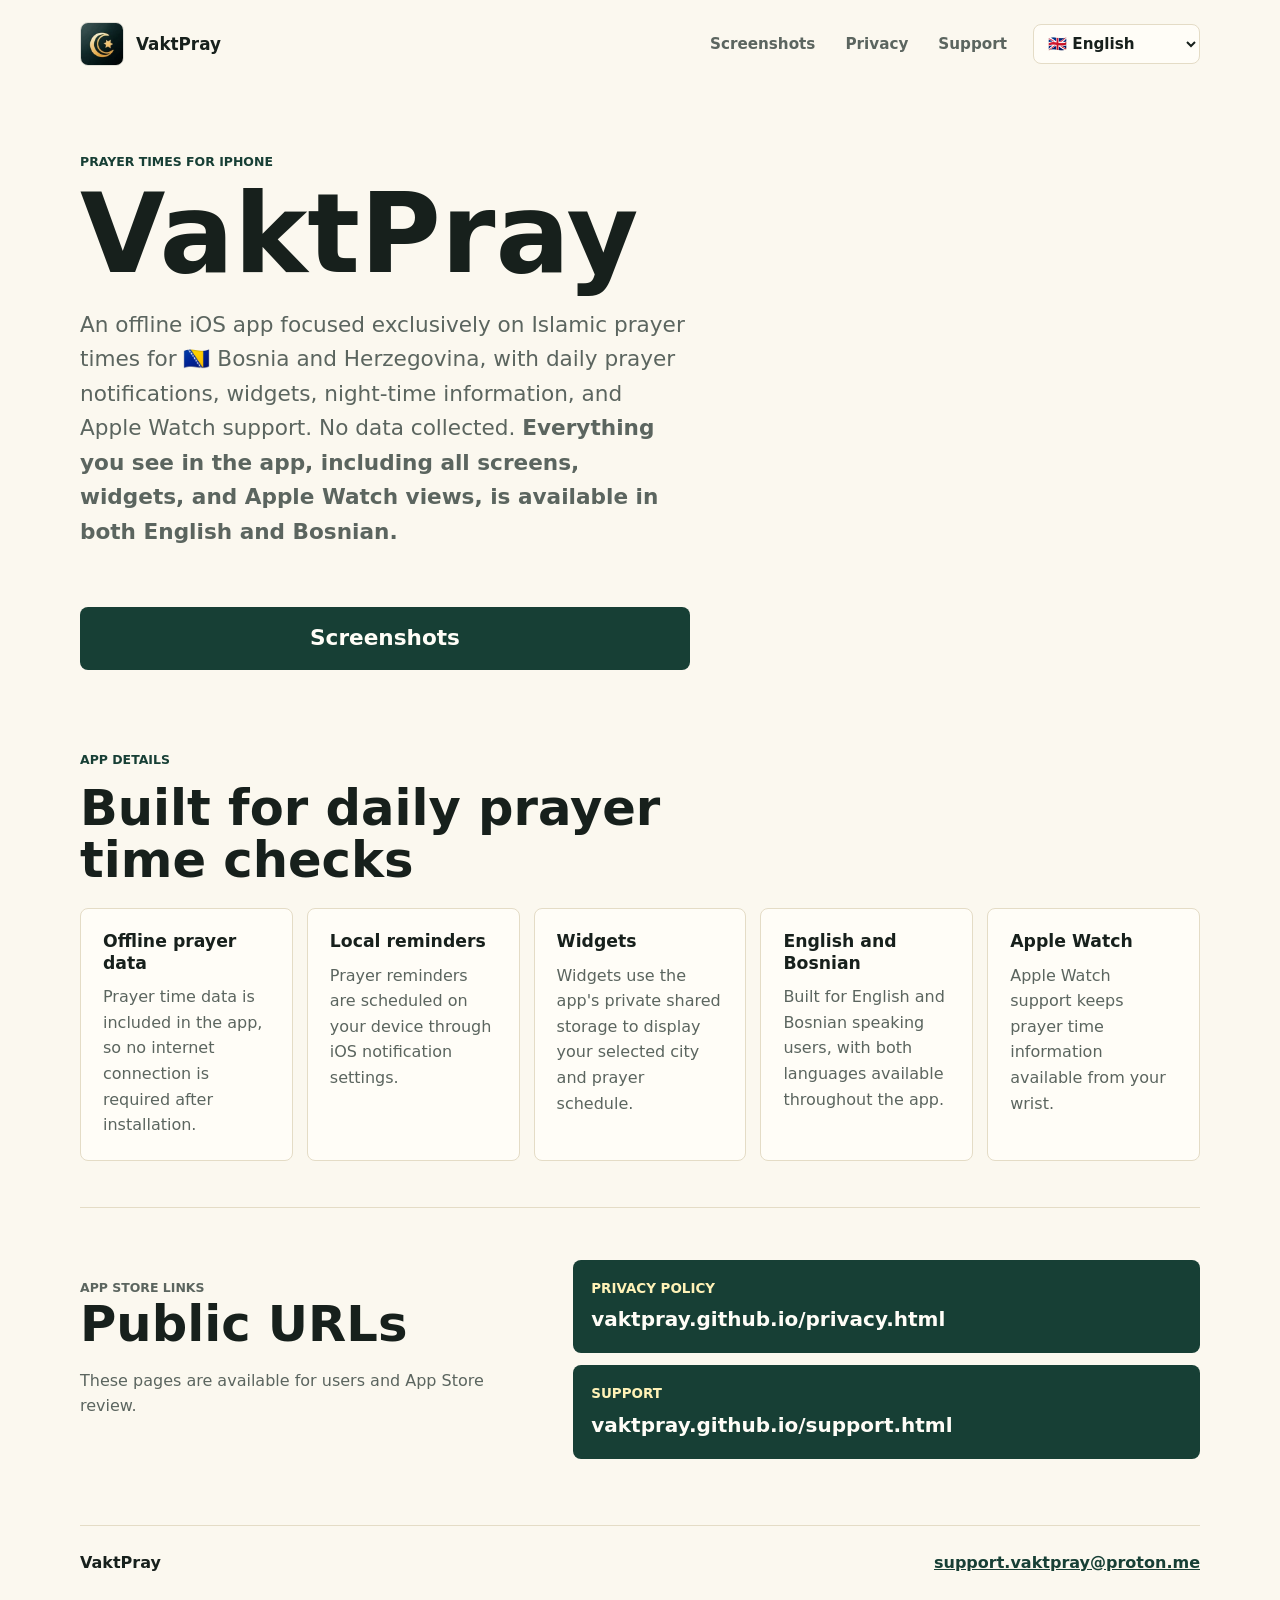
<file: index.html>
<!doctype html>
<html lang="en">
<head>
  <meta charset="utf-8">
  <meta name="viewport" content="width=device-width, initial-scale=1">
  <title>VaktPray</title>
  <meta name="description" content="VaktPray is an offline iOS app focused exclusively on Islamic prayer times for 🇧🇦 Bosnia and Herzegovina, with notifications, widgets, night-time information, and Apple Watch support.">
  <link rel="canonical" href="https://vaktpray.github.io/">
  <link rel="icon" href="assets/vaktpray-icon.jpg">
  <link rel="apple-touch-icon" href="assets/vaktpray-icon.jpg">
  <link rel="stylesheet" href="assets/styles.css">
  <script src="assets/i18n.js" defer></script>
  <script src="assets/contact.js" defer></script>
</head>
<body data-page="home">
  <header class="site-header">
    <a class="brand" href="/" aria-label="VaktPray home">
      <img src="assets/vaktpray-icon.jpg" width="44" height="44" alt="">
      <span>VaktPray</span>
    </a>
    <div class="header-actions">
      <nav aria-label="Main navigation">
        <a href="screenshots.html" data-i18n="common.screenshots">Screenshots</a>
        <a href="privacy.html" data-i18n="common.privacy">Privacy</a>
        <a href="support.html" data-i18n="common.support">Support</a>
      </nav>
      <label class="language-switch">
        <span class="visually-hidden" data-i18n="common.language">Language</span>
        <select id="language-select" aria-label="Language" data-i18n-aria-label="common.language">
          <option value="en">🇬🇧 English</option>
          <option value="bs">🇧🇦 Bosanski</option>
        </select>
      </label>
    </div>
  </header>

  <main>
    <section class="hero">
      <div class="hero-copy">
        <p class="eyebrow" data-i18n="home.heroEyebrow">Prayer times for iPhone</p>
        <h1>VaktPray</h1>
        <p class="lede">
          <span data-i18n="home.heroText">An offline iOS app focused exclusively on Islamic prayer times for 🇧🇦 Bosnia and Herzegovina, with daily prayer notifications, widgets, night-time information, and Apple Watch support. No data collected.</span>
          <strong class="lede-emphasis" data-i18n="home.languageAvailability">Everything you see in the app, including all screens, widgets, and Apple Watch views, is available in both English and Bosnian.</strong>
        </p>
      </div>
    </section>

    <section class="screenshots-cta" aria-label="Screenshots">
      <a class="screenshots-button" href="screenshots.html" data-i18n="home.screenshotsButton">Screenshots</a>
    </section>

    <section class="overview" aria-labelledby="overview-title">
      <div class="section-heading">
        <p class="eyebrow" data-i18n="home.detailsEyebrow">App Details</p>
        <h2 id="overview-title" data-i18n="home.detailsTitle">Built for daily prayer time checks</h2>
      </div>
      <div class="feature-grid">
        <article class="feature-card">
          <h3 data-i18n="home.offlineTitle">Offline prayer data</h3>
          <p data-i18n="home.offlineBody">Prayer time data is included in the app, so no internet connection is required after installation.</p>
        </article>
        <article class="feature-card">
          <h3 data-i18n="home.remindersTitle">Local reminders</h3>
          <p data-i18n="home.remindersBody">Prayer reminders are scheduled on your device through iOS notification settings.</p>
        </article>
        <article class="feature-card">
          <h3 data-i18n="home.widgetsTitle">Widgets</h3>
          <p data-i18n="home.widgetsBody">Widgets use the app's private shared storage to display your selected city and prayer schedule.</p>
        </article>
        <article class="feature-card">
          <h3 data-i18n="home.languagesTitle">English and Bosnian</h3>
          <p data-i18n="home.languagesBody">Built for English and Bosnian speaking users, with both languages available throughout the app.</p>
        </article>
        <article class="feature-card">
          <h3 data-i18n="home.watchTitle">Apple Watch</h3>
          <p data-i18n="home.watchBody">Apple Watch support keeps prayer time information available from your wrist.</p>
        </article>
      </div>
    </section>

    <section class="split-section" aria-labelledby="links-title">
      <div>
        <p class="eyebrow" data-i18n="home.linksEyebrow">App Store Links</p>
        <h2 id="links-title" data-i18n="home.linksTitle">Public URLs</h2>
        <p data-i18n="home.linksBody">These pages are available for users and App Store review.</p>
      </div>
      <div class="link-list">
        <a href="privacy.html">
          <span data-i18n="common.privacyPolicy">Privacy Policy</span>
          <strong>vaktpray.github.io/privacy.html</strong>
        </a>
        <a href="support.html">
          <span data-i18n="common.support">Support</span>
          <strong>vaktpray.github.io/support.html</strong>
        </a>
      </div>
    </section>
  </main>

  <footer class="site-footer">
    <span>VaktPray</span>
    <a class="js-support-email" href="#support-email">Show support email</a>
  </footer>
</body>
</html>
</file>
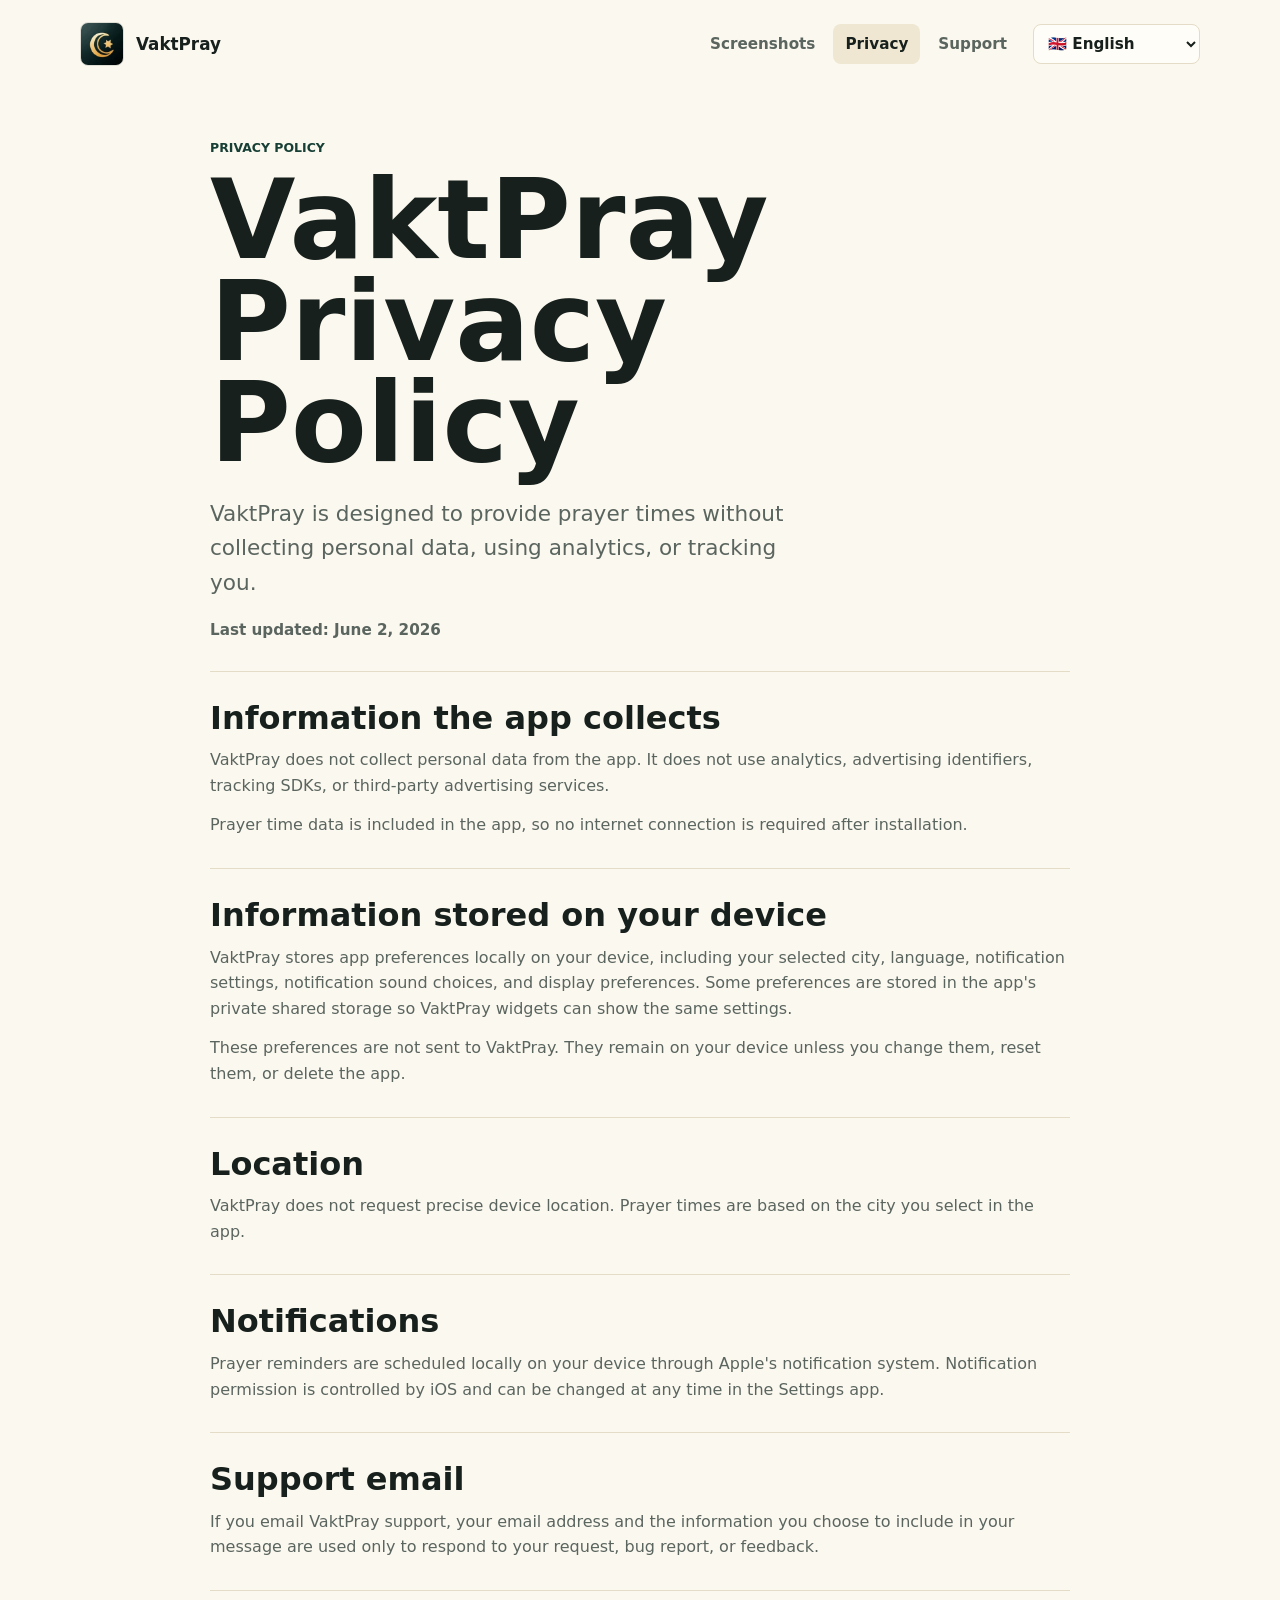
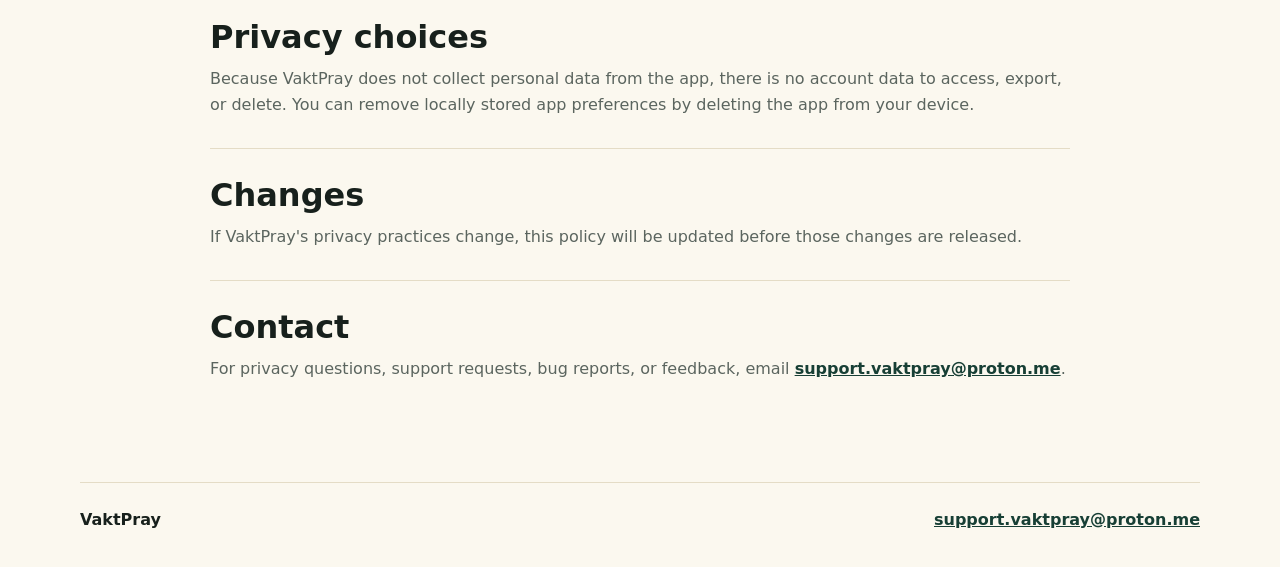
<file: privacy.html>
<!doctype html>
<html lang="en">
<head>
  <meta charset="utf-8">
  <meta name="viewport" content="width=device-width, initial-scale=1">
  <title>Privacy Policy | VaktPray</title>
  <meta name="description" content="Privacy policy for the VaktPray iOS app.">
  <link rel="canonical" href="https://vaktpray.github.io/privacy.html">
  <link rel="icon" href="assets/vaktpray-icon.jpg">
  <link rel="apple-touch-icon" href="assets/vaktpray-icon.jpg">
  <link rel="stylesheet" href="assets/styles.css">
  <script src="assets/i18n.js" defer></script>
  <script src="assets/contact.js" defer></script>
</head>
<body data-page="privacy">
  <header class="site-header">
    <a class="brand" href="/" aria-label="VaktPray home">
      <img src="assets/vaktpray-icon.jpg" width="44" height="44" alt="">
      <span>VaktPray</span>
    </a>
    <div class="header-actions">
      <nav aria-label="Main navigation">
        <a href="screenshots.html" data-i18n="common.screenshots">Screenshots</a>
        <a aria-current="page" href="privacy.html" data-i18n="common.privacy">Privacy</a>
        <a href="support.html" data-i18n="common.support">Support</a>
      </nav>
      <label class="language-switch">
        <span class="visually-hidden" data-i18n="common.language">Language</span>
        <select id="language-select" aria-label="Language" data-i18n-aria-label="common.language">
          <option value="en">🇬🇧 English</option>
          <option value="bs">🇧🇦 Bosanski</option>
        </select>
      </label>
    </div>
  </header>

  <main class="document">
    <section class="document-hero">
      <p class="eyebrow" data-i18n="privacy.eyebrow">Privacy Policy</p>
      <h1 data-i18n="privacy.title">VaktPray Privacy Policy</h1>
      <p class="lede" data-i18n="privacy.lede">VaktPray is designed to provide prayer times without collecting personal data, using analytics, or tracking you.</p>
      <p class="updated" data-i18n="privacy.updated">Last updated: June 2, 2026</p>
    </section>

    <section class="policy-block">
      <h2 data-i18n="privacy.collectsTitle">Information the app collects</h2>
      <p data-i18n="privacy.collectsBody1">VaktPray does not collect personal data from the app. It does not use analytics, advertising identifiers, tracking SDKs, or third-party advertising services.</p>
      <p data-i18n="privacy.collectsBody2">Prayer time data is included in the app, so no internet connection is required after installation.</p>
    </section>

    <section class="policy-block">
      <h2 data-i18n="privacy.localTitle">Information stored on your device</h2>
      <p data-i18n="privacy.localBody1">VaktPray stores app preferences locally on your device, including your selected city, language, notification settings, notification sound choices, and display preferences. Some preferences are stored in the app's private shared storage so VaktPray widgets can show the same settings.</p>
      <p data-i18n="privacy.localBody2">These preferences are not sent to VaktPray. They remain on your device unless you change them, reset them, or delete the app.</p>
    </section>

    <section class="policy-block">
      <h2 data-i18n="privacy.locationTitle">Location</h2>
      <p data-i18n="privacy.locationBody">VaktPray does not request precise device location. Prayer times are based on the city you select in the app.</p>
    </section>

    <section class="policy-block">
      <h2 data-i18n="privacy.notificationsTitle">Notifications</h2>
      <p data-i18n="privacy.notificationsBody">Prayer reminders are scheduled locally on your device through Apple's notification system. Notification permission is controlled by iOS and can be changed at any time in the Settings app.</p>
    </section>

    <section class="policy-block">
      <h2 data-i18n="privacy.supportEmailTitle">Support email</h2>
      <p data-i18n="privacy.supportEmailBody">If you email VaktPray support, your email address and the information you choose to include in your message are used only to respond to your request, bug report, or feedback.</p>
    </section>

    <section class="policy-block" id="privacy-choices">
      <h2 data-i18n="privacy.choicesTitle">Privacy choices</h2>
      <p data-i18n="privacy.choicesBody">Because VaktPray does not collect personal data from the app, there is no account data to access, export, or delete. You can remove locally stored app preferences by deleting the app from your device.</p>
    </section>

    <section class="policy-block">
      <h2 data-i18n="privacy.changesTitle">Changes</h2>
      <p data-i18n="privacy.changesBody">If VaktPray's privacy practices change, this policy will be updated before those changes are released.</p>
    </section>

    <section class="policy-block">
      <h2 data-i18n="privacy.contactTitle">Contact</h2>
      <p><span data-i18n="privacy.contactBodyPrefix">For privacy questions, support requests, bug reports, or feedback, email </span><a class="js-support-email" href="#support-email">show support email</a><span data-i18n="privacy.contactBodySuffix">.</span></p>
    </section>
  </main>

  <footer class="site-footer">
    <span>VaktPray</span>
    <a class="js-support-email" href="#support-email">Show support email</a>
  </footer>
</body>
</html>
</file>
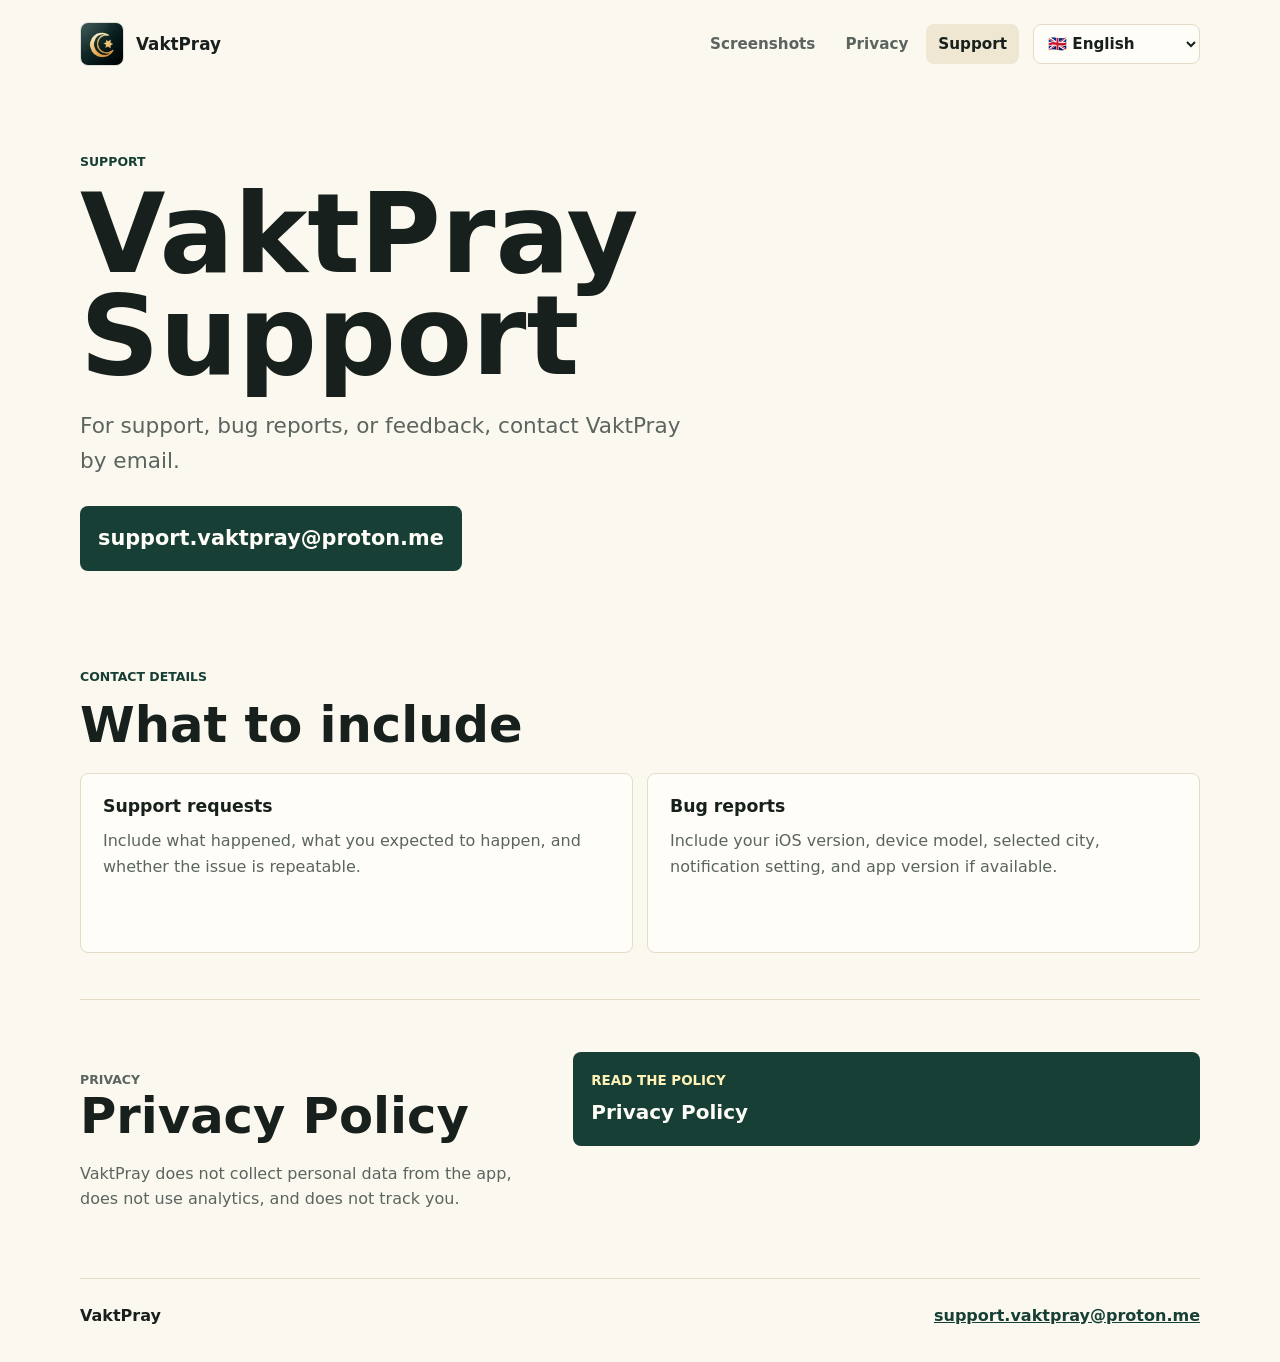
<file: support.html>
<!doctype html>
<html lang="en">
<head>
  <meta charset="utf-8">
  <meta name="viewport" content="width=device-width, initial-scale=1">
  <title>Support | VaktPray</title>
  <meta name="description" content="Support contact information for the VaktPray iOS app.">
  <link rel="canonical" href="https://vaktpray.github.io/support.html">
  <link rel="icon" href="assets/vaktpray-icon.jpg">
  <link rel="apple-touch-icon" href="assets/vaktpray-icon.jpg">
  <link rel="stylesheet" href="assets/styles.css">
  <script src="assets/i18n.js" defer></script>
  <script src="assets/contact.js" defer></script>
</head>
<body data-page="support">
  <header class="site-header">
    <a class="brand" href="/" aria-label="VaktPray home">
      <img src="assets/vaktpray-icon.jpg" width="44" height="44" alt="">
      <span>VaktPray</span>
    </a>
    <div class="header-actions">
      <nav aria-label="Main navigation">
        <a href="screenshots.html" data-i18n="common.screenshots">Screenshots</a>
        <a href="privacy.html" data-i18n="common.privacy">Privacy</a>
        <a aria-current="page" href="support.html" data-i18n="common.support">Support</a>
      </nav>
      <label class="language-switch">
        <span class="visually-hidden" data-i18n="common.language">Language</span>
        <select id="language-select" aria-label="Language" data-i18n-aria-label="common.language">
          <option value="en">🇬🇧 English</option>
          <option value="bs">🇧🇦 Bosanski</option>
        </select>
      </label>
    </div>
  </header>

  <main>
    <section class="support-hero">
      <div class="support-copy">
        <p class="eyebrow" data-i18n="support.eyebrow">Support</p>
        <h1 data-i18n="support.title">VaktPray Support</h1>
        <p class="lede" data-i18n="support.lede">For support, bug reports, or feedback, contact VaktPray by email.</p>
        <a class="email-link js-support-email" href="#support-email">Show support email</a>
      </div>
    </section>

    <section class="support-details" aria-labelledby="support-details-title">
      <div class="section-heading">
        <p class="eyebrow" data-i18n="support.detailsEyebrow">Contact Details</p>
        <h2 id="support-details-title" data-i18n="support.detailsTitle">What to include</h2>
      </div>
      <div class="feature-grid two">
        <article class="feature-card">
          <h3 data-i18n="support.requestsTitle">Support requests</h3>
          <p data-i18n="support.requestsBody">Include what happened, what you expected to happen, and whether the issue is repeatable.</p>
        </article>
        <article class="feature-card">
          <h3 data-i18n="support.bugsTitle">Bug reports</h3>
          <p data-i18n="support.bugsBody">Include your iOS version, device model, selected city, notification setting, and app version if available.</p>
        </article>
      </div>
    </section>

    <section class="split-section" aria-labelledby="privacy-link-title">
      <div>
        <p class="eyebrow" data-i18n="common.privacy">Privacy</p>
        <h2 id="privacy-link-title" data-i18n="common.privacyPolicy">Privacy Policy</h2>
        <p data-i18n="support.privacyBody">VaktPray does not collect personal data from the app, does not use analytics, and does not track you.</p>
      </div>
      <div class="link-list">
        <a href="privacy.html">
          <span data-i18n="support.readPolicy">Read the policy</span>
          <strong data-i18n="common.privacyPolicy">Privacy Policy</strong>
        </a>
      </div>
    </section>
  </main>

  <footer class="site-footer">
    <span>VaktPray</span>
    <a class="js-support-email" href="#support-email">Show support email</a>
  </footer>
</body>
</html>
</file>
<file: assets/styles.css>
:root {
  --ink: #17201c;
  --muted: #5b655f;
  --soft: #fbf8ef;
  --paper: #fffdf7;
  --line: #e4dcc6;
  --green: #173f35;
  --green-deep: #102c26;
  --gold: #eeb909;
  --gold-soft: #fff2b7;
  --shadow: 0 24px 70px rgba(23, 32, 28, 0.16);
  color-scheme: light;
}

* {
  box-sizing: border-box;
}

html {
  scroll-behavior: smooth;
}

body {
  margin: 0;
  background: var(--soft);
  color: var(--ink);
  font-family: Inter, ui-sans-serif, system-ui, -apple-system, BlinkMacSystemFont, "Segoe UI", sans-serif;
  line-height: 1.6;
}

img {
  display: block;
  max-width: 100%;
}

a {
  color: inherit;
}

.site-header {
  display: flex;
  align-items: center;
  justify-content: space-between;
  gap: 24px;
  width: min(1120px, calc(100% - 32px));
  margin: 0 auto;
  padding: 22px 0;
}

.header-actions {
  display: flex;
  align-items: center;
  gap: 14px;
}

.brand {
  display: inline-flex;
  align-items: center;
  gap: 12px;
  color: var(--ink);
  font-size: 1.05rem;
  font-weight: 800;
  text-decoration: none;
}

.brand img {
  width: 44px;
  height: 44px;
  border: 1px solid rgba(23, 32, 28, 0.12);
  border-radius: 8px;
}

nav {
  display: flex;
  align-items: center;
  gap: 6px;
}

nav a {
  border-radius: 8px;
  color: var(--muted);
  font-size: 0.95rem;
  font-weight: 700;
  padding: 8px 12px;
  text-decoration: none;
}

nav a:hover,
nav a[aria-current="page"] {
  background: #efe7d1;
  color: var(--ink);
}

.language-switch select {
  min-height: 40px;
  background: var(--paper);
  border: 1px solid var(--line);
  border-radius: 8px;
  color: var(--ink);
  font: inherit;
  font-size: 0.95rem;
  font-weight: 800;
  padding: 7px 34px 7px 10px;
}

.language-switch select:focus {
  outline: 2px solid var(--gold);
  outline-offset: 2px;
}

.visually-hidden {
  position: absolute;
  width: 1px;
  height: 1px;
  margin: -1px;
  clip: rect(0, 0, 0, 0);
  overflow: hidden;
  padding: 0;
  white-space: nowrap;
  border: 0;
}

.hero,
.screenshots-cta,
.overview,
.split-section,
.support-hero,
.support-details,
.screenshots-page,
.document {
  width: min(1120px, calc(100% - 32px));
  margin: 0 auto;
}

.hero {
  padding: 64px 0 58px;
}

.hero-copy {
  max-width: 760px;
}

.eyebrow {
  margin: 0 0 12px;
  color: var(--green);
  font-size: 0.78rem;
  font-weight: 900;
  letter-spacing: 0;
  text-transform: uppercase;
}

h1,
h2,
h3,
p {
  overflow-wrap: break-word;
}

h1 {
  margin: 0;
  font-size: clamp(3.6rem, 10vw, 6.9rem);
  line-height: 0.92;
  letter-spacing: 0;
}

h2 {
  margin: 0;
  font-size: clamp(2rem, 4vw, 3.1rem);
  line-height: 1.05;
  letter-spacing: 0;
}

h3 {
  margin: 0 0 10px;
  font-size: 1.08rem;
  line-height: 1.25;
}

.lede {
  max-width: 610px;
  margin: 22px 0 0;
  color: var(--muted);
  font-size: clamp(1.08rem, 2vw, 1.35rem);
}

.screenshots-cta {
  padding: 0 0 34px;
}

.screenshots-button {
  display: inline-flex;
  align-items: center;
  justify-content: center;
  width: min(100%, 610px);
  min-height: 62px;
  background: var(--green);
  border-radius: 8px;
  color: #fffdf7;
  font-size: clamp(1.05rem, 2vw, 1.35rem);
  font-weight: 900;
  padding: 14px 26px;
  text-decoration: none;
}

.screenshots-button:hover {
  background: var(--green-deep);
}

.overview,
.support-details {
  padding: 46px 0;
}

.section-heading {
  max-width: 720px;
  margin-bottom: 22px;
}

.feature-grid {
  display: grid;
  grid-template-columns: repeat(auto-fit, minmax(210px, 1fr));
  gap: 14px;
}

.feature-grid.two {
  grid-template-columns: repeat(2, minmax(0, 1fr));
}

.feature-card {
  min-height: 180px;
  background: var(--paper);
  border: 1px solid var(--line);
  border-radius: 8px;
  padding: 22px;
}

.feature-card p {
  margin: 0;
  color: var(--muted);
}

.split-section {
  display: grid;
  grid-template-columns: minmax(0, 0.85fr) minmax(280px, 1.15fr);
  gap: 30px;
  align-items: start;
  border-top: 1px solid var(--line);
  padding: 52px 0 66px;
}

.split-section p {
  margin: 18px 0 0;
  color: var(--muted);
}

.link-list {
  display: grid;
  gap: 12px;
}

.link-list a {
  display: grid;
  gap: 4px;
  background: var(--green);
  border-radius: 8px;
  color: #fffdf7;
  padding: 18px;
  text-decoration: none;
}

.link-list a:hover {
  background: var(--green-deep);
}

.link-list span {
  color: var(--gold-soft);
  font-size: 0.84rem;
  font-weight: 800;
  text-transform: uppercase;
}

.link-list strong {
  font-size: clamp(1rem, 2vw, 1.25rem);
}

.site-footer {
  display: flex;
  align-items: center;
  justify-content: space-between;
  gap: 18px;
  width: min(1120px, calc(100% - 32px));
  margin: 0 auto;
  border-top: 1px solid var(--line);
  color: var(--muted);
  padding: 24px 0 34px;
}

.site-footer span {
  color: var(--ink);
  font-weight: 800;
}

.site-footer a {
  color: var(--green);
  font-weight: 800;
}

.document {
  max-width: 860px;
  padding: 50px 0 70px;
}

.document-hero {
  padding-bottom: 28px;
}

.updated {
  color: var(--muted);
  font-size: 0.95rem;
  font-weight: 700;
  margin: 18px 0 0;
}

.policy-block {
  border-top: 1px solid var(--line);
  padding: 30px 0;
}

.policy-block h2 {
  font-size: clamp(1.45rem, 3vw, 2rem);
  margin-bottom: 12px;
}

.policy-block p {
  color: var(--muted);
  margin: 0 0 14px;
}

.policy-block p:last-child {
  margin-bottom: 0;
}

.policy-block a {
  color: var(--green);
  font-weight: 800;
}

.support-hero {
  padding: 64px 0 50px;
}

.support-copy {
  max-width: 760px;
}

.email-link {
  display: inline-flex;
  max-width: 100%;
  margin-top: 28px;
  background: var(--green);
  border-radius: 8px;
  color: #fffdf7;
  font-size: clamp(1rem, 3vw, 1.3rem);
  font-weight: 900;
  overflow-wrap: anywhere;
  padding: 16px 18px;
  text-decoration: none;
}

.email-link:hover {
  background: var(--green-deep);
}

.screenshots-page {
  padding: 50px 0 70px;
}

.screenshots-hero {
  max-width: 780px;
  padding-bottom: 34px;
}

.screenshot-section {
  border-top: 1px solid var(--line);
  padding: 34px 0 44px;
}

.screenshot-section:last-child {
  padding-bottom: 0;
}

.screenshot-section-header {
  max-width: 760px;
  margin-bottom: 22px;
}

.screenshot-section-header h2 {
  font-size: clamp(1.7rem, 3vw, 2.35rem);
}

.screenshot-grid {
  display: grid;
  grid-template-columns: repeat(auto-fit, minmax(230px, 1fr));
  gap: 18px;
  align-items: start;
}

.screenshot-grid.single {
  grid-template-columns: minmax(230px, 360px);
}

.screenshot-card {
  background: var(--paper);
  border: 1px solid var(--line);
  border-radius: 8px;
  padding: 14px;
}

.screenshot-card img {
  width: 100%;
  aspect-ratio: 736 / 1600;
  object-fit: cover;
  object-position: top;
  background: var(--green);
  border: 1px solid rgba(23, 32, 28, 0.12);
  border-radius: 6px;
}

.screenshot-card-wide img {
  aspect-ratio: 906 / 1600;
}

.screenshot-card h3 {
  margin: 14px 0 8px;
}

.screenshot-card p {
  margin: 0;
  color: var(--muted);
}

@media (max-width: 860px) {
  .split-section {
    grid-template-columns: 1fr;
  }

  .hero {
    padding-top: 34px;
  }

  .feature-grid,
  .feature-grid.two {
    grid-template-columns: 1fr;
  }

  .screenshot-grid.single {
    grid-template-columns: 1fr;
  }
}

@media (max-width: 560px) {
  .site-header,
  .site-footer {
    align-items: flex-start;
    flex-direction: column;
  }

  nav {
    width: 100%;
  }

  .header-actions {
    align-items: stretch;
    flex-direction: column;
    width: 100%;
  }

  nav a {
    flex: 1;
    text-align: center;
  }

  .language-switch,
  .language-switch select {
    width: 100%;
  }

  .feature-card {
    min-height: auto;
  }

  .screenshots-button {
    width: 100%;
  }
}
</file>
